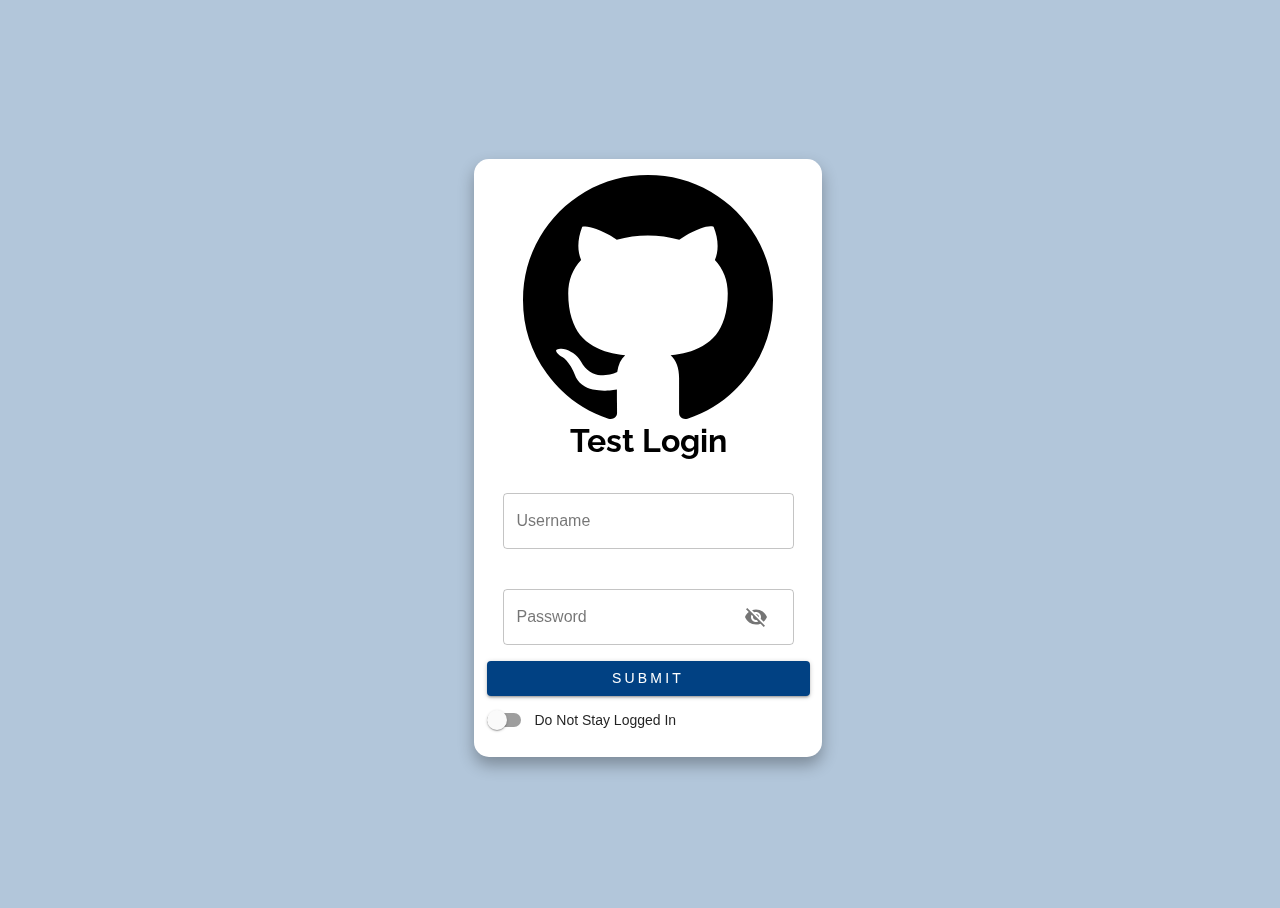
<file: index.html>
<!doctype html><html lang="en"><head><meta charset="utf-8"/><link rel="shortcut icon" href="/favicon.ico"/><meta name="viewport" content="width=device-width,initial-scale=1,shrink-to-fit=no"/><meta name="theme-color" content="#000000"/><link rel="manifest" href="/manifest.json"/><title>React App</title><link href="/static/css/main.33a0d49f.css" rel="stylesheet"></head><body><noscript>You need to enable JavaScript to run this app.</noscript><div id="root"></div><script type="text/javascript" src="/static/js/main.a145fd34.js"></script></body></html>
</file>
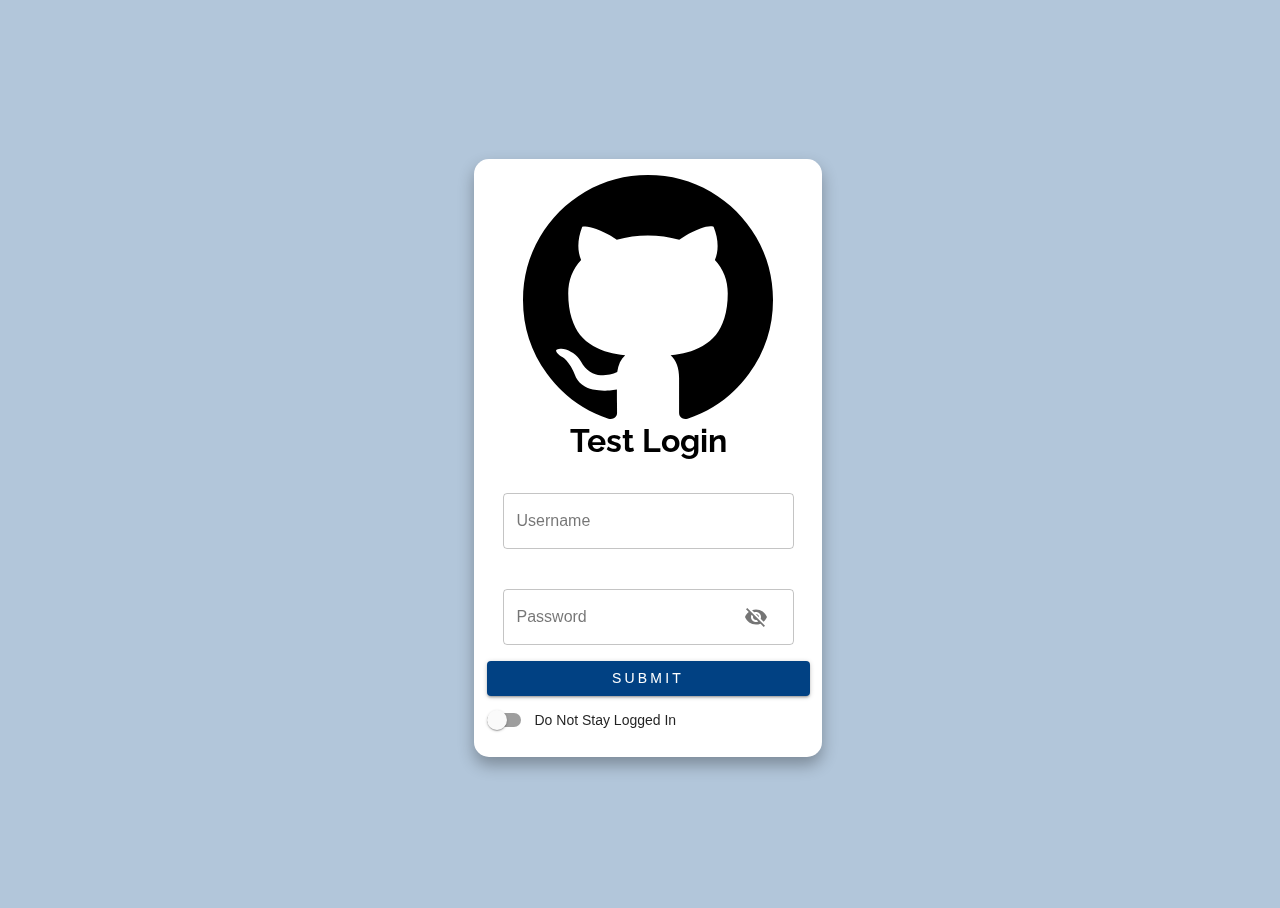
<file: public/index.html>
<!DOCTYPE html>
<html lang="en">
  <head>
    <meta charset="utf-8">
    <meta name="viewport" content="width=device-width, initial-scale=1, shrink-to-fit=no">
    <meta name="theme-color" content="#000000">
    <!--
      manifest.json provides metadata used when your web app is added to the
      homescreen on Android. See https://developers.google.com/web/fundamentals/engage-and-retain/web-app-manifest/
    -->
    <link rel="manifest" href="%PUBLIC_URL%/manifest.json">
    <link rel="shortcut icon" href="%PUBLIC_URL%/favicon.ico">
    <link rel="apple-touch-icon" sizes="76x76" href="%PUBLIC_URL%/apple-icon.png">
    <!--     Fonts and icons     -->
    <link rel="stylesheet" type="text/css" href="https://fonts.googleapis.com/css?family=Roboto:300,400,500,700|Roboto+Slab:400,700|Material+Icons" />
    <link href="https://use.fontawesome.com/releases/v5.0.10/css/all.css" rel="stylesheet">
    <!--
      Notice the use of %PUBLIC_URL% in the tags above.
      It will be replaced with the URL of the `public` folder during the build.
      Only files inside the `public` folder can be referenced from the HTML.

      Unlike "/favicon.ico" or "favicon.ico", "%PUBLIC_URL%/favicon.ico" will
      work correctly both with client-side routing and a non-root public URL.
      Learn how to configure a non-root public URL by running `npm run build`.
    -->
    <title>Mezzo Marketing</title>
  </head>
  <body>
    <noscript>
      You need to enable JavaScript to run this app.
    </noscript>
    <div id="root"></div>
    <!--
      This HTML file is a template.
      If you open it directly in the browser, you will see an empty page.

      You can add webfonts, meta tags, or analytics to this file.
      The build step will place the bundled scripts into the <body> tag.

      To begin the development, run `npm start` or `yarn start`.
      To create a production bundle, use `npm run build` or `yarn build`.
    -->
  </body>
</html>
</file>
<file: static/css/main.33a0d49f.css>
@import url(https://fonts.googleapis.com/css?family=Raleway);.App{text-align:center}.App-logo{-webkit-animation:App-logo-spin infinite 20s linear;animation:App-logo-spin infinite 20s linear;height:40vmin;pointer-events:none}.App-header{background-color:#282c34;min-height:100vh;display:-ms-flexbox;display:flex;-ms-flex-direction:column;flex-direction:column;-ms-flex-align:center;align-items:center;-ms-flex-pack:center;justify-content:center;font-size:calc(10px + 2vmin);color:#fff}.App-link{color:#61dafb}@-webkit-keyframes App-logo-spin{0%{-webkit-transform:rotate(0deg);transform:rotate(0deg)}to{-webkit-transform:rotate(1turn);transform:rotate(1turn)}}@keyframes App-logo-spin{0%{-webkit-transform:rotate(0deg);transform:rotate(0deg)}to{-webkit-transform:rotate(1turn);transform:rotate(1turn)}}body{background-color:rgba(1,65,131,.3)}.center{font-family:Raleway,sans-serif;background-color:transparent;position:absolute;height:100%;width:100%;display:-ms-flexbox;display:flex;-ms-flex-pack:center;justify-content:center;-ms-flex-align:center;align-items:center}.card{-webkit-box-shadow:0 .5rem 1rem rgba(0,0,0,.3);box-shadow:0 .5rem 1rem rgba(0,0,0,.3);background-color:#fff;border-radius:15px;padding:.8rem;align:center}img{display:block;margin-left:auto;margin-right:auto}.card>form{display:-ms-flexbox;display:flex;-ms-flex-direction:column;flex-direction:column}.card h1{text-align:center;margin-top:0;margin-bottom:10px}.form-item{padding:5px;margin-bottom:2rem;height:30px;width:16rem;border:1px solid grey}.form-item,.form-submit{font-family:Raleway,sans-serif}.form-submit{height:35px;color:#fff;background-color:red;border:none;letter-spacing:.2rem;-webkit-transition:opacity .3s ease;-o-transition:.3s opacity ease;transition:opacity .3s ease;cursor:pointer}.form-submit:hover{opacity:.6}#video-background{position:fixed;right:0;bottom:0;z-index:-100}
/*# sourceMappingURL=main.33a0d49f.css.map*/
</file>
